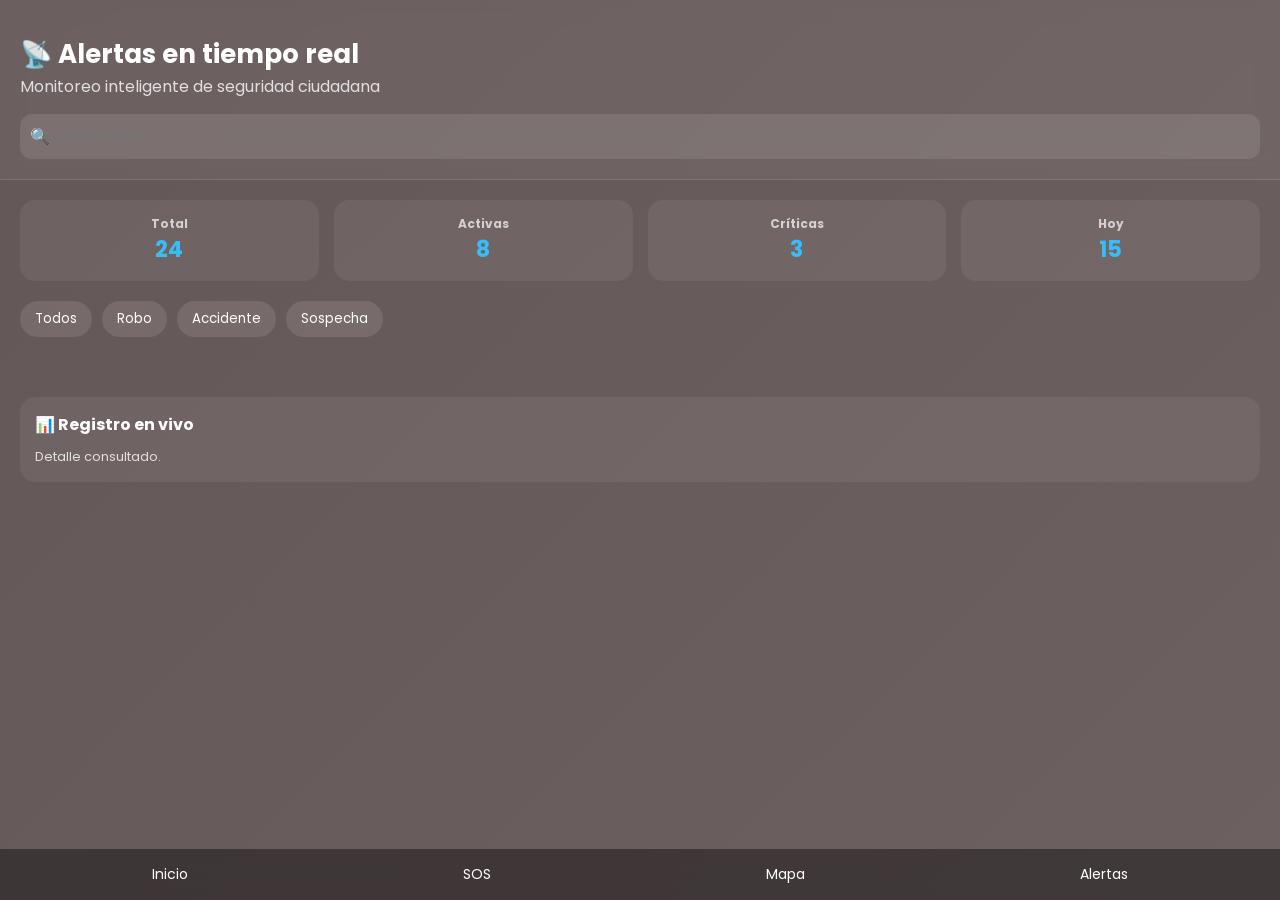
<file: alertas.html>
<!DOCTYPE html>
<html lang="es">

<head>

    <meta charset="UTF-8">
    <meta name="viewport" content="width=device-width, initial-scale=1.0">

    <title>Alertas Inteligentes</title>

    <link href="https://fonts.googleapis.com/css2?family=Poppins:wght@300;400;500;600;700&display=swap" rel="stylesheet">

    <style>

    *{
    margin:0;
    padding:0;
    box-sizing:border-box;
    font-family:'Poppins', sans-serif;
}

body{
    background:linear-gradient(135deg,#645757,#6d6060);
    color:white;
}

.app{
    min-height:100vh;
}



header{
    padding:20px;
    background:rgba(255,255,255,0.05);
    backdrop-filter:blur(10px);
    border-bottom:1px solid rgba(255,255,255,0.1);
}

.top{
    display:flex;
    justify-content:space-between;
    align-items:center;
}

.back{
    color:white;
    text-decoration:none;
    font-size:24px;
}

.user{
    background:#22c55e;
    padding:10px 15px;
    border-radius:50px;
    font-weight:bold;
    cursor:pointer;
}

h1{
    margin-top:15px;
    font-size:26px;
}

p{
    opacity:.8;
}



.search{
    margin-top:15px;
    display:flex;
    background:rgba(255,255,255,0.1);
    padding:10px;
    border-radius:12px;
}

.search input{
    width:100%;
    border:none;
    outline:none;
    background:transparent;
    color:white;
}



.stats{
    display:grid;
    grid-template-columns:repeat(4,1fr);
    gap:15px;
    padding:20px;
}

.card{
    background:rgba(255,255,255,0.06);
    padding:15px;
    border-radius:15px;
    text-align:center;
}

.card h3{
    font-size:12px;
    opacity:.7;
}

.card span{
    font-size:22px;
    font-weight:bold;
    color:#38bdf8;
}



.filters{
    display:flex;
    gap:10px;
    padding:0 20px;
    overflow-x:auto;
}

.filters button{
    border:none;
    padding:8px 15px;
    border-radius:20px;
    cursor:pointer;
    background:rgba(255,255,255,0.1);
    color:white;
    transition:.3s;
}

.filters button:hover{
    background:#38bdf8;
}


.container{
    padding:20px;
}

.alert{
    background:rgba(255,255,255,0.06);
    padding:20px;
    border-radius:15px;
    margin-bottom:15px;
    border-left:5px solid #38bdf8;
}

.alert h2{
    font-size:18px;
}

.tags{
    font-size:12px;
    opacity:.7;
    margin-bottom:10px;
}



.buttons{
    margin-top:15px;
    display:flex;
    gap:10px;
}

.btn{
    flex:1;
    padding:10px;
    border:none;
    border-radius:10px;
    cursor:pointer;
    font-weight:bold;
}

.btn1{
    background:#38bdf8;
    color:black;
}

.btn2{
    background:#22c55e;
    color:black;
}

.btn3{
    background:#ef4444;
    color:white;
}



.panel{
    margin:20px;
    padding:15px;
    border-radius:15px;
    background:rgba(255,255,255,0.06);
}

.log{
    font-size:13px;
    opacity:.8;
    margin-top:10px;
}



nav{
    position:fixed;
    bottom:0;
    width:100%;
    display:flex;
    justify-content:space-around;
    padding:15px;
    background:rgba(0,0,0,0.4);
    backdrop-filter:blur(10px);
}

nav a{
    color:white;
    text-decoration:none;
    font-size:14px;
}    

.alert.robo{
border-left:6px solid #ef4444;
}

.alert.accidente{
border-left:6px solid #f59e0b;
}

.alert.sospecha{
border-left:6px solid #8b5cf6;
}

.alert{
animation:entrada .5s;
}

@keyframes entrada{

from{
opacity:0;
transform:translateY(20px);
}

to{
opacity:1;
transform:translateY(0);
}

}
        

    </style>

</head>

<body>

<div class="app">

    
    <header>

        <h1>📡 Alertas en tiempo real</h1>

        <p>Monitoreo inteligente de seguridad ciudadana</p>

        <div class="search">
            🔍
            <input
                id="busqueda"
                type="text"
                placeholder="Buscar alertas..."
                onkeyup="buscar()">
        </div>

    </header>

    
    <div class="stats">

        <div class="card">
            <h3>Total</h3>
            <span id="t1">24</span>
        </div>

        <div class="card">
            <h3>Activas</h3>
            <span id="t2">8</span>
        </div>

        <div class="card">
            <h3>Críticas</h3>
            <span id="t3">3</span>
        </div>

        <div class="card">
            <h3>Hoy</h3>
            <span id="t4">15</span>
        </div>

    </div>

    
    <div class="filters">

        <button onclick="filtro('todo')">Todos</button>

        <button onclick="filtro('robo')">Robo</button>

        <button onclick="filtro('accidente')">Accidente</button>

        <button onclick="filtro('sospecha')">Sospecha</button>

    </div>

    
    <div class="container" id="contenedorAlertas">


    </div>

    
    <div class="panel">

        <b>📊 Registro en vivo</b>

        <div id="log" class="log">
            Sistema iniciado...
        </div>

    </div>

    
    <nav>

        <a href="index.html">Inicio</a>

        <a href="sos.html">SOS</a>

        <a href="ubicacion.html">Mapa</a>

        <a href="alertas.html">Alertas</a>

    </nav>

</div>

<script>

let alertas=[

{
tipo:"robo",
titulo:"🚨 Robo reportado",
lugar:"Av. Santa Clara",
descripcion:"Asalto reportado por ciudadano.",
hora:"Hace 5 minutos",
nivel:"Crítico"
},

{
tipo:"accidente",
titulo:"🚗 Accidente vehicular",
lugar:"Av. Arequipa",
descripcion:"Choque entre vehículos.",
hora:"Hace 18 minutos",
nivel:"Medio"
},

{
tipo:"sospecha",
titulo:"👤 Actividad sospechosa",
lugar:"Centro Comercial",
descripcion:"Persona sospechosa.",
hora:"Hace 1 hora",
nivel:"Bajo"
}

];

let reportesGuardados =
JSON.parse(localStorage.getItem("reportes")) || [];

alertas = [...reportesGuardados, ...alertas];

function mostrarAlertas(lista){

let contenedor=document.getElementById("contenedorAlertas");

contenedor.innerHTML="";

lista.forEach((a,i)=>{

contenedor.innerHTML+=`

<div class="alert ${a.tipo}">

<h2>${a.titulo}</h2>

<div class="tags">
📍 ${a.lugar}<br>
🕒 ${a.hora}
</div>

<p><b>Descripción:</b><br>${a.descripcion}</p>

<p><b>Nivel:</b> ${a.nivel}</p>

<div class="buttons">

<button class="btn btn1" onclick="ver(${i})">
Ver
</button>

<button class="btn btn2" onclick="compartir(${i})">
Compartir
</button>

<button class="btn btn3" onclick="reportar(${i})">
Atender
</button>

</div>

</div>

`;

});

}



function log(msg){
document.getElementById("log").innerHTML=msg;
}

function ver(i){

let a=alertas[i];

alert(

a.titulo+

"\n\n📍 "+a.lugar+

"\n\n📝 "+a.descripcion+

"\n\n⚠ Nivel: "+a.nivel+

"\n\n🕒 "+a.hora

);

}

log("Detalle consultado.");



function compartir(i){

let a=alertas[i];

navigator.clipboard.writeText(
a.titulo+"\n"+a.lugar
);

log("Alerta compartida.");

alert("📤 Alerta copiada al portapapeles.");

}

function reportar(i){

log("Enviando reporte...");

setTimeout(function(){

alert(
"✅ Reporte recibido.\n\nTiempo estimado de respuesta: 4 minutos."
);

log("Reporte enviado correctamente.");

},2000);

}

function filtro(tipo){

if(tipo=="todo"){

mostrarAlertas(alertas);

}else{

let lista=alertas.filter(x=>x.tipo==tipo);

mostrarAlertas(lista);

}

log("Filtro: "+tipo);

}

function buscar(){

let texto=document
.getElementById("busqueda")
.value.toLowerCase();

let lista=alertas.filter(a=>

a.titulo.toLowerCase().includes(texto) ||

a.lugar.toLowerCase().includes(texto)

);

mostrarAlertas(lista);

}

setInterval(function(){

let mensajes=[

"🚨 Nueva alerta recibida",

"📍 GPS actualizado",

"👮 Patrulla en camino",

"⚠ Zona de riesgo detectada"

];

let aleatorio=Math.floor(Math.random()*mensajes.length);

log(mensajes[aleatorio]);

},8000);

</script>

</body>
</html>
</file>
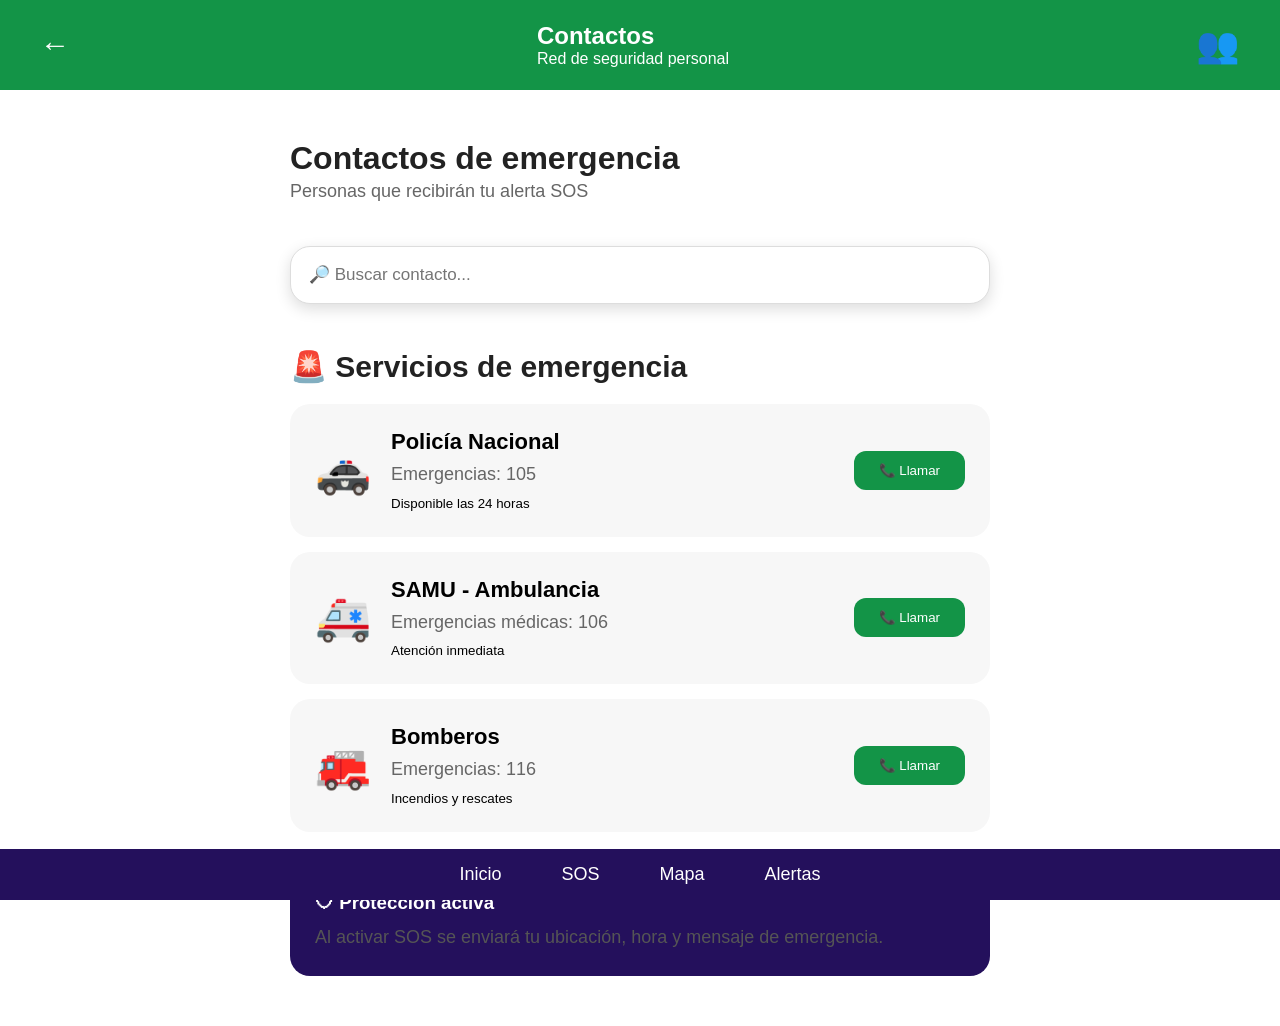
<file: contactos.html>
<!DOCTYPE html>
<html lang="es">

<head>

<meta charset="UTF-8">
<meta name="viewport" content="width=device-width, initial-scale=1.0">

<title>Contactos SafeCity</title>

<link rel="stylesheet" href="estilos.css">

</head>


<body>


<div class="app">


<header class="verde">

<a href="index.html">←</a>


<div>

<h2>Contactos</h2>

<p>Red de seguridad personal</p>

</div>


<div class="icon-header">
👥
</div>


</header>



<section class="contenido">


<div class="titulo">

<h1>Contactos de emergencia</h1>

<p>
Personas que recibirán tu alerta SOS
</p>

</div>


<div class="busqueda">

<input 
id="buscar"
placeholder="🔎 Buscar contacto..."
>


</div>


<section class="grupo">

    <h2>🚨 Servicios de emergencia</h2>

    <div class="servicio">

        <div class="serv-icon">🚓</div>

        <div class="datos">
            <h3>Policía Nacional</h3>
            <p>Emergencias: 105</p>
            <small>Disponible las 24 horas</small>
        </div>

        <button onclick="llamarEmergencia('Policía','105')">
            📞 Llamar
        </button>

    </div>

    <div class="servicio">

        <div class="serv-icon">🚑</div>

        <div class="datos">
            <h3>SAMU - Ambulancia</h3>
            <p>Emergencias médicas: 106</p>
            <small>Atención inmediata</small>
        </div>

        <button onclick="llamarEmergencia('Ambulancia','106')">
            📞 Llamar
        </button>

    </div>

    <div class="servicio">

        <div class="serv-icon">🚒</div>

        <div class="datos">
            <h3>Bomberos</h3>
            <p>Emergencias: 116</p>
            <small>Incendios y rescates</small>
        </div>

        <button onclick="llamarEmergencia('Bomberos','116')">
            📞 Llamar
        </button>

    </div>

</section>


<div class="info">


<h3>
🛡 Protección activa
</h3>


<p>
Al activar SOS se enviará tu ubicación,
hora y mensaje de emergencia.
</p>


</div>


</section>



<nav>

<a href="index.html">Inicio</a>

<a href="sos.html">SOS</a>

<a href="ubicacion.html">Mapa</a>

<a href="alertas.html">Alertas</a>


</nav>


</div>


<script src="app.js"></script>

</body>

</html>
</file>
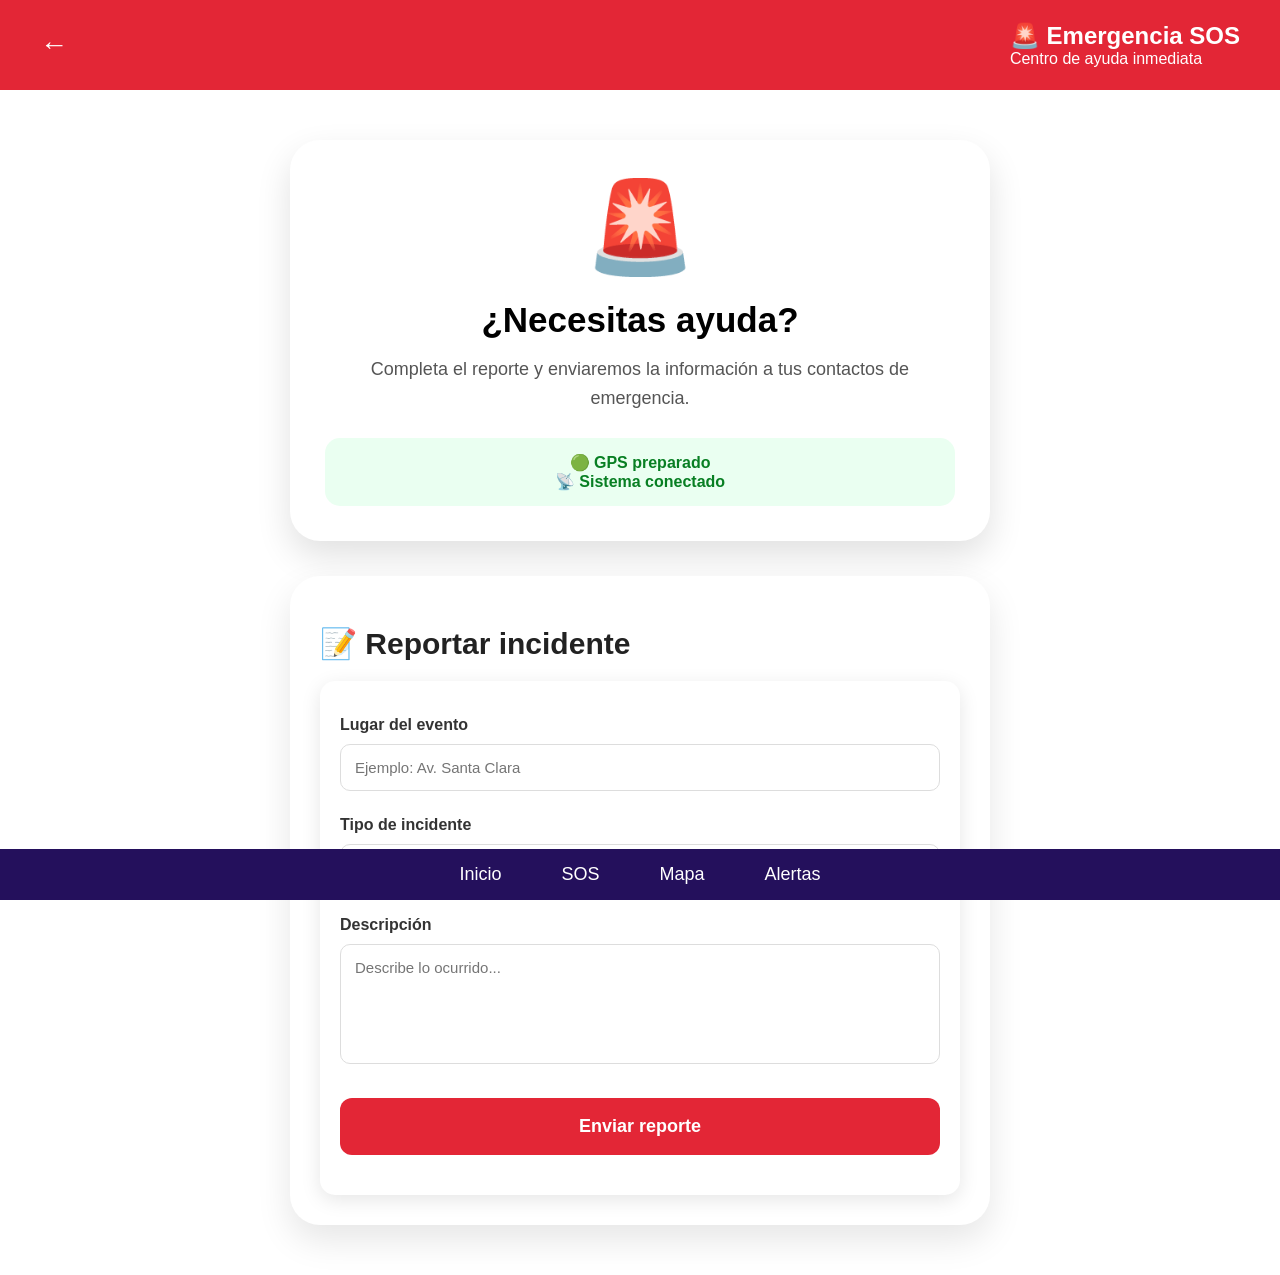
<file: sos.html>
<!DOCTYPE html>
<html lang="es">

<head>
    <meta charset="UTF-8">
    <meta name="viewport" content="width=device-width, initial-scale=1.0">
    <title>Emergencia SOS</title>

    <link rel="stylesheet" href="estilos.css">
</head>

<body>

<div class="app">

   
    <header class="rojo">

        <a href="index.html">←</a>

        <div>
            <h2>🚨 Emergencia SOS</h2>
            <p>Centro de ayuda inmediata</p>
        </div>

    </header>

    
    <section class="contenido">

        
        <div class="sos-card">

            <div class="icono">🚨</div>

            <h1>¿Necesitas ayuda?</h1>

            <p>
                Completa el reporte y enviaremos la información
                a tus contactos de emergencia.
            </p>

            <div class="estado-sos">
                🟢 GPS preparado
                <br>
                📡 Sistema conectado
            </div>

        </div>

        
        <div class="reporte-card">

            <h2>📝 Reportar incidente</h2>

            <form id="reporte">

                <label for="lugar">Lugar del evento</label>

                <input
                    id="lugar"
                    type="text"
                    placeholder="Ejemplo: Av. Santa Clara"
                    required
                >

                <label for="tipo">Tipo de incidente</label>

                <input
                    id="tipo"
                    type="text"
                    placeholder="Robo, accidente, peligro..."
                    required
                >

                <label for="descripcion">Descripción</label>

                <textarea
                    id="descripcion"
                    placeholder="Describe lo ocurrido..."
                    required
                ></textarea>

                <button type="submit" class="btn">
                    Enviar reporte
                </button>

            </form>

        </div>

    </section>

   
    <nav>

        <a href="index.html">Inicio</a>

        <a href="sos.html">SOS</a>

        <a href="ubicacion.html">Mapa</a>

        <a href="alertas.html">Alertas</a>

    </nav>

</div>

<script src="app.js"></script>

</body>
</html>
</file>
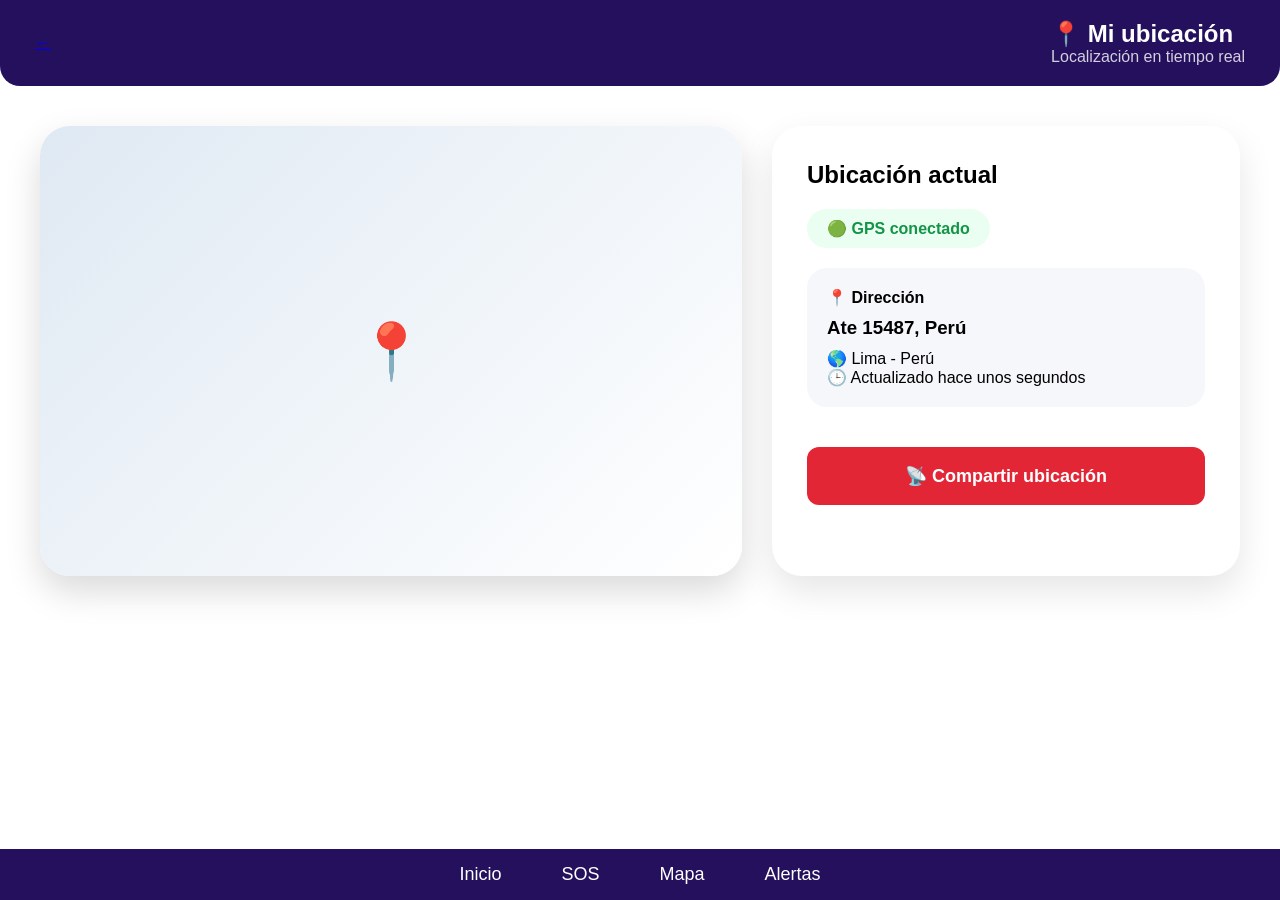
<file: ubicacion.html>
<!DOCTYPE html>

<html lang="es">

<head>

<meta charset="UTF-8">

<meta name="viewport" content="width=device-width, initial-scale=1.0">

<title>Ubicación SafeCity</title>

<link rel="stylesheet" href="estilos.css">

</head>


<body>


<div class="app">



<header class="header">


<a href="index.html">
←
</a>


<div>

<h2>
📍 Mi ubicación
</h2>

<p>
Localización en tiempo real
</p>


</div>


</header>





<section class="ubicacion-panel">



<div class="mapa-pro">

<iframe
src="https://www.google.com/maps?q=Lima,Peru&output=embed"
loading="lazy">
</iframe>


<div class="marcador">

📍

</div>


</div>






<div class="ubicacion-card">



<h2>
Ubicación actual
</h2>



<div class="estado-gps">

🟢 GPS conectado

</div>




<div class="datos-ubicacion">


<p>

📍 <b>Dirección</b>

</p>


<h3>
Ate 15487, Perú
</h3>



<p>

🌎 Lima - Perú

</p>



<p>

🕒 Actualizado hace unos segundos

</p>



</div>





<button 
onclick="compartirUbicacion()" 
class="btn">

📡 Compartir ubicación

</button>



</div>



</section>



<nav>


<a href="index.html">
Inicio
</a>


<a href="sos.html">
SOS
</a>


<a href="ubicacion.html">
Mapa
</a>


<a href="alertas.html">
Alertas
</a>


</nav>





</div>




<script src="app.js"></script>


</body>

</html>
</file>
<file: estilos.css>
*{
    margin:0;
    padding:0;
    box-sizing:border-box;
    font-family:Arial, Helvetica, sans-serif;
}

body{
    background:#eef1f7;
    min-height:100vh;
}


.app{
    min-height:100vh;
    background:white;
    overflow:hidden;
}


.header{
    display:flex;
    justify-content:space-between;
    align-items:center;
    padding:20px 35px;
    background:#24105c;
    color:white;
    border-radius:0 0 20px 20px;
}

.header p{
    opacity:.8;
}


.usuario{
    cursor:pointer;
    background:rgba(255,255,255,.15);
    padding:10px 18px;
    border-radius:25px;
    transition:.3s;
    user-select:none;
}

.usuario:hover{
    background:rgba(255,255,255,.3);
    transform:scale(1.05);
}


.hero{
    background:linear-gradient(120deg, #24105c, #4b2aa3);
    color:white;

    padding:70px;

    display:flex;
    justify-content:space-around;
    align-items:center;
    gap:40px;
}

.texto{
    max-width:500px;
}

.texto h2{
    font-size:40px;
    margin-bottom:15px;
}

.texto p{
    font-size:18px;
    opacity:.9;
}


.estado{
    margin-top:20px;
    background:#00c853;
    display:inline-block;
    padding:10px 18px;
    border-radius:25px;
    font-weight:bold;
}


.emergencia{
    text-align:center;
}

.emergencia h3{
    margin-bottom:20px;
}


.btnSOS{

    width:280px;
    height:280px;

    border-radius:50%;

    background:#e60000;
    color:#fff;

    font-size:85px;
    font-weight:bold;

    border:15px solid #fff;

    display:flex;
    justify-content:center;
    align-items:center;

    cursor:pointer;

    margin:30px auto;

    box-shadow:
        0 0 25px rgba(255,0,0,.8),
        0 0 55px rgba(255,0,0,.6);

    transition:.3s;

    animation:pulso 1.5s infinite;

}

.btnSOS:hover{

transform:scale(1.08);

box-shadow:
0 0 30px red,
0 0 60px rgba(255,0,0,.8);

}
@keyframes pulse{
    50%{
        transform:scale(1.08);
        box-shadow:0 0 60px red;
    }
}


.panel{
    padding:50px;
}

.panel h2{
    margin-bottom:25px;
    font-size:28px;
}


.cards{
    display:grid;
    grid-template-columns:repeat(4,1fr);
    gap:25px;
}

.cards a{
    background:white;
    padding:30px;
    border-radius:20px;

    text-decoration:none;
    color:#222;

    box-shadow:0 5px 20px rgba(0,0,0,.1);

    transition:.3s;
}

.cards a:hover{
    transform:translateY(-8px);
}

.icon{
    font-size:50px;
}

.cards h3{
    margin:15px 0;
}

.cards p{
    color:#666;
}

.informacion{
    display:flex;
    justify-content:center;
    gap:25px;
    padding:30px;
    flex-wrap:wrap;
}

.box{
    background:white;
    padding:30px;
    width:180px;

    text-align:center;
    border-radius:20px;

    box-shadow:0 5px 15px rgba(0,0,0,.1);
}


.reportes{
    padding:40px;
}

.reportes h2{
    margin-bottom:20px;
}

.reporte{
    background:white;
    padding:20px;
    margin:15px 0;

    border-radius:15px;
    box-shadow:0 5px 15px rgba(0,0,0,.08);
}


nav{
    position:fixed;
    bottom:0;
    left:0;

    width:100%;
    background:#24105c;

    display:flex;
    justify-content:center;
    gap:60px;

    padding:15px;
}

nav a{
    color:white;
    text-decoration:none;
    font-size:18px;
}

nav a:hover{
    opacity:.7;
}


@media(max-width:900px){

.hero{
    flex-direction:column;
    text-align:center;
}

.cards{
    grid-template-columns:1fr 1fr;
}

}

@media(max-width:600px){

.header{
    padding:20px;
}

.cards{
    grid-template-columns:1fr;
}

.btnSOS{
    width:160px;
    height:160px;
    font-size:50px;
}

nav{
    gap:25px;
    flex-wrap:wrap;
}

}

.usuario{
    cursor:pointer;
    background:rgba(255,255,255,.12);
    padding:10px 18px;
    border-radius:25px;
    transition:.3s;
}

.usuario:hover{
    background:rgba(255,255,255,.25);
}


.modal{
    display:none;
    position:fixed;
    inset:0;
    background:rgba(0,0,0,.5);
    backdrop-filter: blur(8px);
    justify-content:center;
    align-items:center;
    animation:fade .3s ease;
}

@keyframes fade{
    from{opacity:0}
    to{opacity:1}
}

.modal-contenido{
    background:rgba(255,255,255,.15);
    backdrop-filter: blur(20px);
    border:1px solid rgba(255,255,255,.3);
    padding:35px;
    border-radius:20px;
    width:320px;
    text-align:center;
    color:white;
    box-shadow:0 10px 40px rgba(0,0,0,.3);
    transform:translateY(-10px);
    animation:pop .3s ease;
}

@keyframes pop{
    from{transform:scale(.9); opacity:0}
    to{transform:scale(1); opacity:1}
}

.modal-contenido input{
    width:100%;
    padding:12px;
    margin:10px 0;
    border:none;
    border-radius:10px;
    outline:none;
}

.modal-contenido button{
    width:100%;
    padding:12px;
    background:#00c853;
    color:white;
    border:0;
    border-radius:10px;
    cursor:pointer;
    font-weight:bold;
    transition:.3s;
}

.modal-contenido button:hover{
    background:#00a844;
}

.cerrar{
    margin-top:10px;
    color:#ff5252;
    cursor:pointer;
}

*{
    margin:0;
    padding:0;
    box-sizing:border-box;
    font-family:Arial, Helvetica, sans-serif;
}

body{
    background:#f2f2f2;
}


.app{
    min-height:100vh;
    background:white;
}


.rojo{
    height:90px;
    background:#e32636;

    display:flex;
    align-items:center;
    justify-content:space-between;

    padding:0 40px;
    color:white;
}

.rojo a{
    color:white;
    text-decoration:none;
    font-size:28px;
}


.contenido{
    max-width:800px;
    margin:auto;
    padding:50px;
}


.icono{
    font-size:70px;
    text-align:center;
    margin-bottom:20px;
}


.contenido h2{
    font-size:30px;
    margin:20px 0;
    color:#222;
}


.contenido p{
    font-size:18px;
    color:#555;
    line-height:1.6;
}


.btn{
    width:100%;
    padding:18px;

    background:#e32636;
    color:white;

    border:none;
    border-radius:12px;

    font-size:18px;
    font-weight:bold;

    cursor:pointer;

    margin:20px 0;

    transition:.3s;
}

.btn:hover{
    background:#c81f2c;
    transform:translateY(-2px);
}


form{
    margin-top:20px;
    padding:20px;

    background:#fff;

    border-radius:15px;
    box-shadow:0 5px 20px rgba(0,0,0,.1);
}

input, textarea{
    width:100%;
    padding:14px;

    margin:10px 0;

    border:1px solid #ddd;
    border-radius:10px;

    font-size:15px;
    outline:none;
}

textarea{
    min-height:120px;
    resize:none;
}


@media(max-width:600px){

.contenido{
    padding:25px;
}

.rojo{
    padding:0 20px;
}

.icono{
    font-size:55px;
}

}




.verde{

background:#139447;

height:90px;

display:flex;

align-items:center;

justify-content:space-between;

padding:0 40px;

color:white;

}


.verde a{

color:white;
font-size:30px;
text-decoration:none;

}


.icon-header{

font-size:35px;

}





.titulo{

margin-bottom:30px;

}


.titulo h1{

font-size:32px;

color:#222;

}


.titulo p{

color:#666;

}





.busqueda input{

width:100%;

padding:18px;

border-radius:20px;

border:1px solid #ddd;

font-size:17px;

outline:none;

box-shadow:0 5px 15px #ddd;

}



/* GRUPO */

.grupo{

margin-top:35px;

}


.grupo h2{

margin-bottom:20px;

}






.contacto{

background:white;

display:flex;

align-items:center;

gap:20px;

padding:25px;

margin:15px 0;

border-radius:20px;


box-shadow:
0 8px 20px rgba(0,0,0,.08);


transition:.3s;

}



.contacto:hover{

transform:translateY(-5px);

}




.avatar{

font-size:55px;

}



.datos{

flex:1;

}



.datos h3{

font-size:22px;

}



.datos p{

color:#666;

margin:5px 0;

}



.activo{

color:#00b341;

font-size:14px;

}







.acciones{

display:flex;

gap:10px;

}



.acciones button{

width:50px;

height:50px;

border:none;

border-radius:50%;

cursor:pointer;

font-size:20px;

background:#eee;

transition:.3s;

}



.acciones button:hover{

transform:scale(1.1);

background:#dfffe8;

}








.servicio{


background:#f7f7f7;

display:flex;

align-items:center;

gap:20px;

padding:25px;

border-radius:20px;

margin:15px 0;


}



.serv-icon{

font-size:45px;

}



.servicio div:nth-child(2){

flex:1;

}



.servicio button{


background:#139447;

color:white;

border:none;

padding:12px 25px;

border-radius:12px;

cursor:pointer;

}







.info{

margin-top:35px;

background:#24105c;

color:white;

padding:25px;

border-radius:20px;

}



.info p{

margin-top:10px;

line-height:1.5;

}




@media(max-width:700px){


.contacto{

flex-direction:column;

text-align:center;

}


.servicio{

flex-direction:column;

text-align:center;

}


}






.sos-card{

background:white;

padding:35px;

border-radius:30px;

text-align:center;

box-shadow:
0 15px 35px rgba(0,0,0,.12);

margin-bottom:35px;

}



.sos-card h1{

font-size:35px;

margin:15px 0;

}



.icono{

font-size:90px;

animation:peligro 1.5s infinite;

}



@keyframes peligro{


50%{

transform:scale(1.15);

}

}




.boton-emergencia{


margin-top:25px;

width:220px;

height:220px;

border-radius:50%;


background:#e00000;

color:white;


border:15px solid #ffb3b3;


font-size:35px;

font-weight:bold;


cursor:pointer;


box-shadow:

0 0 40px #ff000099;


animation:pulso 1.5s infinite;


}



@keyframes pulso{

0%{

transform:scale(1);

box-shadow:
0 0 15px rgba(255,0,0,.6),
0 0 35px rgba(255,0,0,.4);

}

50%{

transform:scale(1.06);

box-shadow:
0 0 30px red,
0 0 60px rgba(255,0,0,.8);

}

100%{

transform:scale(1);

box-shadow:
0 0 15px rgba(255,0,0,.6),
0 0 35px rgba(255,0,0,.4);

}

}





.estado-sos{


margin-top:25px;

background:#eafff1;

color:#087f23;

padding:15px;

border-radius:15px;

font-weight:bold;

}








.reporte-card{


background:white;

padding:30px;

border-radius:30px;


box-shadow:
0 15px 35px rgba(0,0,0,.1);


}



.reporte-card h2{

margin-bottom:20px;

}




form label{

display:block;

margin-top:15px;

font-weight:bold;

color:#333;

}




@media(max-width:600px){


.emergencia{

display:flex;
flex-direction:column;
align-items:center;
text-align:center;

}

.emergencia h3{

color:#fff;
font-size:32px;
font-weight:700;
margin-bottom:20px;

}

.emergencia p{

color:#fff;
font-size:22px;
margin-top:20px;

}

.sos-card{

padding:20px;

}


}





.ubicacion-panel{

padding:40px;

display:grid;

grid-template-columns:1.5fr 1fr;

gap:30px;

}




.mapa-pro{

height:450px;

background:
linear-gradient(135deg,#dfe9f3,#ffffff);


border-radius:30px;


display:flex;

align-items:center;

justify-content:center;


box-shadow:
0 15px 35px rgba(0,0,0,.12);


overflow:hidden;

}





.radar{


width:180px;

height:180px;


border-radius:50%;


background:#2ecc71;


display:flex;

align-items:center;

justify-content:center;


animation:ripple 2s infinite;


}





.gps-pro{


width:90px;

height:90px;


background:white;

border-radius:50%;


display:flex;

align-items:center;

justify-content:center;


font-size:45px;


box-shadow:
0 5px 20px #0003;


}



@keyframes ripple{


50%{

transform:scale(1.15);

opacity:.7;

}


}






.ubicacion-card{


background:white;


padding:35px;


border-radius:30px;


box-shadow:
0 15px 35px rgba(0,0,0,.1);


}



.estado-gps{


display:inline-block;


margin:20px 0;


padding:10px 20px;


border-radius:20px;


background:#eafff1;


color:#139447;


font-weight:bold;


}





.datos-ubicacion{


background:#f6f7fb;


padding:20px;


border-radius:20px;


margin-bottom:20px;


}




.datos-ubicacion h3{

margin:10px 0;

}





@media(max-width:800px){


.ubicacion-panel{


grid-template-columns:1fr;

}


.mapa-pro{

height:300px;

}


}

.btn:disabled{

background:#00a843;

cursor:not-allowed;

opacity:.8;

}




.mapa-pro{

height:450px;

position:relative;

border-radius:30px;

overflow:hidden;

box-shadow:
0 15px 35px rgba(0,0,0,.15);

}



.mapa-pro iframe{

width:100%;

height:100%;

border:0;

}



.marcador{


position:absolute;

top:50%;

left:50%;


transform:translate(-50%,-50%);


font-size:55px;


animation:ubicacion 1.5s infinite;


}



@keyframes ubicacion{


50%{

transform:
translate(-50%,-50%)
scale(1.2);

}


}



.titulo-seccion{

margin-bottom:30px;

}


.titulo-seccion h2{

font-size:32px;

color:#222;

}


.titulo-seccion p{

color:#777;

margin-top:8px;

}



.cards{

display:grid;

grid-template-columns:repeat(4,1fr);

gap:25px;

}



.card{

background:white;

padding:25px;

border-radius:25px;

display:flex;

gap:20px;

align-items:center;

text-decoration:none;

color:#222;


box-shadow:
0 15px 35px rgba(0,0,0,.08);


transition:.3s;

}



.card:hover{

transform:translateY(-8px);

box-shadow:
0 20px 40px rgba(0,0,0,.15);

}



.card .icon{

font-size:45px;

}



.card span{

display:inline-block;

margin-top:10px;

background:#eafff1;

color:#139447;

padding:6px 15px;

border-radius:20px;

font-size:13px;

font-weight:bold;

}



.peligro span{

background:#ffe8e8;

color:#e32636;

}




.reportes{

padding:45px;

}



.reporte{

background:white;

padding:25px;

margin:18px 0;


border-radius:25px;


display:flex;

align-items:center;

gap:20px;


box-shadow:
0 10px 25px rgba(0,0,0,.08);


transition:.3s;

}



.reporte:hover{

transform:translateX(8px);

}



.estado-icon{

font-size:35px;

}



.reporte div:nth-child(2){

flex:1;

}



.reporte h3{

margin-bottom:8px;

}


.reporte p{

color:#666;

}


.reporte small{

color:#999;

}




.badge{

padding:8px 15px;

border-radius:20px;

font-size:13px;

font-weight:bold;

}



.rojo-bg{

background:#ffe0e0;

color:#d90429;

}


.naranja-bg{

background:#fff0db;

color:#ff8800;

}



.morado-bg{

background:#eee5ff;

color:#6a00ff;

}




@media(max-width:900px){


.cards{

grid-template-columns:1fr;

}


.reporte{

flex-direction:column;

align-items:flex-start;

}


}


.panel{

    padding:70px 50px;

    background:
    linear-gradient(
        135deg,
        #eef3ff,
        #ffffff
    );

}


.panel h2{

    text-align:center;
    font-size:35px;
    color:#24105c;

    margin-bottom:40px;

}


.cards{

    display:grid;

    grid-template-columns:repeat(4,1fr);

    gap:25px;

}



.cards a{

    position:relative;

    overflow:hidden;

    background:white;

    padding:35px 25px;

    border-radius:25px;

    text-decoration:none;

    color:#222;

    box-shadow:
    0 15px 35px rgba(0,0,0,.12);

    transition:.35s;

}





.cards a::before{

    content:"";

    position:absolute;

    width:120px;
    height:120px;

    background:#24105c;

    border-radius:50%;

    top:-50px;
    right:-50px;

    opacity:.08;

}



.cards a:hover{

    transform:translateY(-12px);

    box-shadow:
    0 20px 45px rgba(36,16,92,.25);

}




.icon{

    width:80px;
    height:80px;

    display:flex;

    align-items:center;
    justify-content:center;


    font-size:45px;

    border-radius:20px;


    background:
    linear-gradient(
    135deg,
    #24105c,
    #623cff
    );

    margin-bottom:20px;

}



.cards h3{

    font-size:22px;

    color:#24105c;

}



.cards p{

    color:#666;

    margin-top:10px;

}




.reportes{


    padding:70px 50px;


    background:

    linear-gradient(
    135deg,
    #24105c,
    #4b2aa3
    );

}



.reportes h2{


    color:white;

    text-align:center;

    font-size:35px;

    margin-bottom:35px;


}





.reporte{


    background:white;

    max-width:800px;

    margin:20px auto;

    padding:25px;


    border-radius:20px;


    display:flex;

    align-items:center;

    gap:20px;


    box-shadow:

    0 15px 30px rgba(0,0,0,.25);


    transition:.3s;


}




.reporte:hover{


    transform:scale(1.03);


}





.reporte b{


    font-size:20px;

    color:#24105c;


}




.reporte p{


    color:#777;

    margin-top:8px;


}


.reporte:first-of-type{

    border-left:8px solid #e32636;

}



.reporte:nth-of-type(2){

    border-left:8px solid #ff9800;

}



.reporte:nth-of-type(3){

    border-left:8px solid #7b2cff;

}




@media(max-width:900px){


.cards{

grid-template-columns:1fr 1fr;

}


}




@media(max-width:600px){


.panel,
.reportes{

padding:40px 20px;

}



.cards{

grid-template-columns:1fr;

}



.reporte{

flex-direction:column;

align-items:flex-start;

}


}

/* ===============================
 DASHBOARD PROFESIONAL
================================ */


body{

background:
linear-gradient(
135deg,
#eef2ff,
#f8f9ff
);

}



.alert-card{

position:relative;

overflow:hidden;

}



.alert-card::before{

content:"";

position:absolute;

top:0;
left:0;

width:100%;
height:5px;

background:#ff6b00;

}



.alert-card:hover{

transform:translateY(-8px);

box-shadow:
0 20px 40px rgba(0,0,0,.15);

}





/* MAPA DE RIESGO */


.risk-map{

height:200px;

border-radius:20px;

margin-bottom:25px;

background:

linear-gradient(
45deg,
#24105c,
#ff6b00
);

display:flex;

align-items:center;
justify-content:center;

color:white;

font-size:25px;

font-weight:bold;

box-shadow:
0 15px 30px #ccc;

}





/* BOTONES */


.btn{

transition:.3s;

}


.btn:hover{

transform:scale(1.05);

}




.btn-primary{

background:
linear-gradient(
135deg,
#ff6b00,
#ff9500
);

}




.btn-secondary{

background:#e8ecf5;

}





/* MODAL */


.modal{


display:none;

position:fixed;

inset:0;

background:rgba(0,0,0,.6);

backdrop-filter:blur(5px);

align-items:center;

justify-content:center;

z-index:999;


}



.modal-box{


background:white;

width:350px;

padding:30px;

border-radius:25px;

text-align:center;

animation:entrada .3s;


}



.modal-box button{


margin-top:20px;

background:#ff6b00;

color:white;

border:0;

padding:12px 30px;

border-radius:15px;

cursor:pointer;


}



@keyframes entrada{


from{

transform:scale(.8);
opacity:0;

}


to{

transform:scale(1);
opacity:1;

}

}




/* MENU APP */


.menu{


position:fixed;

bottom:0;

width:100%;

background:#24105c;

padding:18px;


display:flex;

justify-content:center;

gap:50px;


}



.menu a{

color:white;

font-size:25px;

text-decoration:none;

}



@media(max-width:600px){


.stats{

grid-template-columns:1fr;

}



.alert-header{

flex-direction:column;

align-items:flex-start;

gap:15px;

}


}


.modal{
    display:none;
    position:fixed;
    top:0;
    left:0;
    width:100%;
    height:100%;
    background:rgba(0,0,0,.6);
    justify-content:center;
    align-items:center;
    z-index:999;
}

.modal-contenido{
    background:#fff;
    padding:30px;
    width:320px;
    border-radius:15px;
    box-shadow:0 10px 30px rgba(0,0,0,.3);
    text-align:center;
}

.modal-contenido input{
    width:100%;
    padding:12px;
    margin:10px 0;
    border:1px solid #ccc;
    border-radius:8px;
}

.modal-contenido button{
    width:100%;
    padding:12px;
    background:#0066ff;
    color:white;
    border:none;
    border-radius:8px;
    cursor:pointer;
    font-size:16px;
}

.modal-contenido button:hover{
    background:#004ecc;
}

.cerrar{
    margin-top:15px;
    color:red;
    cursor:pointer;
}

.btnLogin{
    display:flex;
    align-items:center;
    justify-content:center;
    gap:10px;

    padding:12px 22px;
    background:linear-gradient(135deg,#2563eb,#1d4ed8);
    color:white;

    border:none;
    border-radius:50px;

    font-size:15px;
    font-weight:600;
    font-family:Arial, Helvetica, sans-serif;

    cursor:pointer;

    box-shadow:0 8px 20px rgba(37,99,235,.35);

    transition:all .3s ease;
}

.btnLogin:hover{
    transform:translateY(-3px);
    background:linear-gradient(135deg,#3b82f6,#2563eb);
    box-shadow:0 12px 25px rgba(37,99,235,.45);
}

.btnLogin:active{
    transform:scale(.96);
}

.btnLogin span:first-child{
    font-size:18px;
}

.hero{
    display:flex;
    flex-direction:column;
    align-items:center;
    justify-content:center;
    text-align:center;
    padding:40px 20px;
}

.emergencia-centro{
    margin-top:30px;
    display:flex;
    flex-direction:column;
    align-items:center;
}

.btnSOS{

    width:280px;
    height:280px;

    border-radius:50%;

    background:#e60000;
    color:#fff;

    font-size:85px;
    font-weight:bold;

    border:15px solid #fff;

    display:flex;
    justify-content:center;
    align-items:center;

    cursor:pointer;

    margin:30px auto;

    box-shadow:
        0 0 25px rgba(255,0,0,.8),
        0 0 55px rgba(255,0,0,.6);

    transition:.3s;

    animation:pulso 1.5s infinite;

}

.btnSOS:hover{
    transform:scale(1.08);
    box-shadow:
        0 0 40px rgba(255,0,0,.8),
        0 15px 35px rgba(0,0,0,.4);
}

.btnSOS:active{
    transform:scale(.95);
}

#contador{
    margin-top:20px;
    font-size:16px;
    font-weight:bold;
    color:#555;
}












.modal{
    position:fixed;
    top:0;
    left:0;
    width:100%;
    height:100%;
    background:rgba(0,0,0,.7);
    display:flex;
    justify-content:center;
    align-items:center;
    z-index:1000;
}

.modal-contenido{
    width:340px;
    background:white;
    padding:30px;
    border-radius:20px;
    text-align:center;
    box-shadow:0 15px 40px rgba(0,0,0,.4);
}

.modal-contenido input{
    width:100%;
    padding:12px;
    margin:10px 0;
    border-radius:10px;
    border:1px solid #ddd;
}

.modal-contenido button{
    width:100%;
    padding:12px;
    margin-top:10px;
    border:none;
    border-radius:10px;
    cursor:pointer;
    font-size:16px;
}

.modal-contenido button:first-of-type{
    background:#2563eb;
    color:white;
}

.btnInvitado{
    background:#ececec;
}

.modal{
    display:none;
    position:fixed;
    top:0;
    left:0;
    width:100%;
    height:100%;
    background:rgba(0,0,0,.6);
    justify-content:center;
    align-items:center;
    z-index:1000;
}

.modal-contenido{
    background:#fff;
    padding:30px;
    width:350px;
    border-radius:15px;
    text-align:center;
    box-shadow:0 10px 30px rgba(0,0,0,.3);
}

.modal-contenido input{
    width:100%;
    padding:12px;
    margin:10px 0;
    border:1px solid #ccc;
    border-radius:8px;
}

.modal-contenido button{
    width:100%;
    padding:12px;
    margin-top:10px;
    border:none;
    border-radius:8px;
    cursor:pointer;
}

.btnCerrar{
    background:#ddd;
}
</file>
